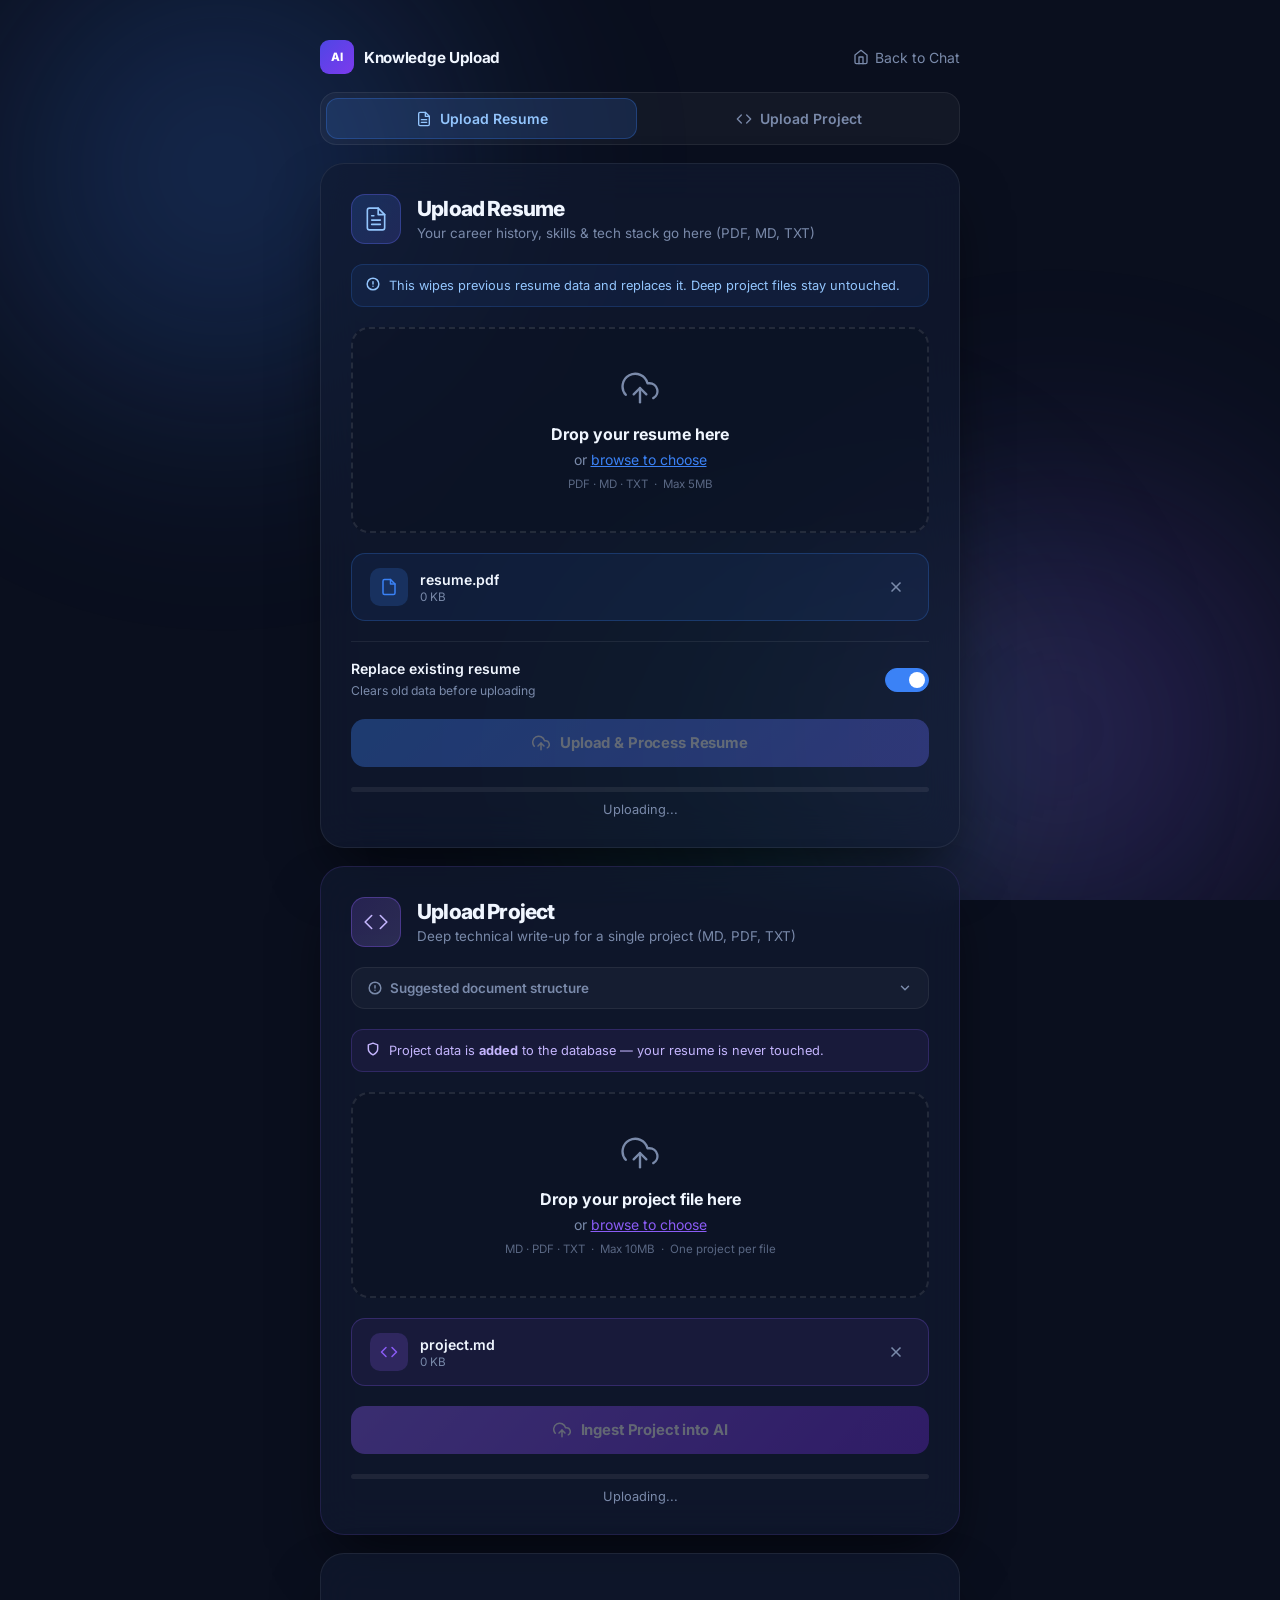
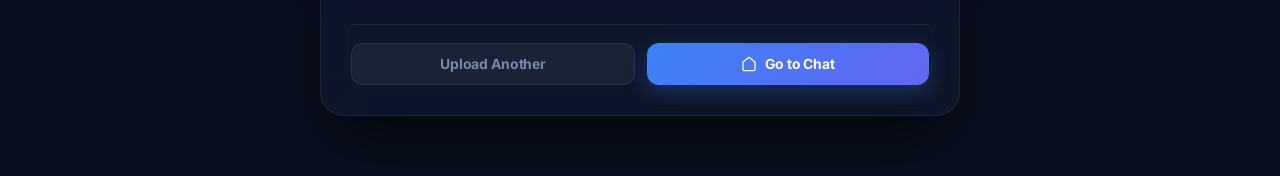
<file: frontend/upload.html>
<!DOCTYPE html>
<html lang="en">
<head>
    <meta charset="UTF-8">
    <meta name="viewport" content="width=device-width, initial-scale=1.0">
    <title>Knowledge Upload — AI Assistant</title>
    <meta name="description" content="Upload your resume and deep project documents to power your AI assistant with rich technical knowledge.">
    <link rel="preconnect" href="https://fonts.googleapis.com">
    <link rel="preconnect" href="https://fonts.gstatic.com" crossorigin>
    <link href="https://fonts.googleapis.com/css2?family=Inter:wght@400;500;600;700;800&display=swap" rel="stylesheet">
    <link rel="stylesheet" href="upload.css">
</head>
<body>
    <!-- Animated Background -->
    <div class="app-background">
        <div class="blob blob-1"></div>
        <div class="blob blob-2"></div>
        <div class="blob blob-3"></div>
    </div>

    <main class="page-container">

        <!-- Header Nav -->
        <nav class="top-nav">
            <div class="nav-brand">
                <div class="brand-icon">AI</div>
                <span>Knowledge Upload</span>
            </div>
            <a href="index.html" class="nav-link">
                <svg xmlns="http://www.w3.org/2000/svg" width="16" height="16" viewBox="0 0 24 24" fill="none" stroke="currentColor" stroke-width="2" stroke-linecap="round" stroke-linejoin="round"><path d="m3 9 9-7 9 7v11a2 2 0 0 1-2 2H5a2 2 0 0 1-2-2z"/><polyline points="9 22 9 12 15 12 15 22"/></svg>
                Back to Chat
            </a>
        </nav>

        <!-- Mode Tabs -->
        <div class="mode-tabs" role="tablist">
            <button class="tab-btn active" id="tab-resume" role="tab" aria-selected="true" aria-controls="panel-resume" data-tab="resume">
                <svg xmlns="http://www.w3.org/2000/svg" width="16" height="16" viewBox="0 0 24 24" fill="none" stroke="currentColor" stroke-width="2" stroke-linecap="round" stroke-linejoin="round"><path d="M14 2H6a2 2 0 0 0-2 2v16a2 2 0 0 0 2 2h12a2 2 0 0 0 2-2V8z"/><polyline points="14 2 14 8 20 8"/><line x1="16" y1="13" x2="8" y2="13"/><line x1="16" y1="17" x2="8" y2="17"/></svg>
                Upload Resume
            </button>
            <button class="tab-btn" id="tab-project" role="tab" aria-selected="false" aria-controls="panel-project" data-tab="project">
                <svg xmlns="http://www.w3.org/2000/svg" width="16" height="16" viewBox="0 0 24 24" fill="none" stroke="currentColor" stroke-width="2" stroke-linecap="round" stroke-linejoin="round"><polyline points="16 18 22 12 16 6"/><polyline points="8 6 2 12 8 18"/></svg>
                Upload Project
            </button>
        </div>

        <!-- ══════════════════════════════════════════════════════ -->
        <!-- PANEL A: Resume Upload                                  -->
        <!-- ══════════════════════════════════════════════════════ -->
        <div class="upload-card" id="panel-resume" role="tabpanel">
            <div class="card-header">
                <div class="doc-icon doc-icon--resume">
                    <svg xmlns="http://www.w3.org/2000/svg" width="26" height="26" viewBox="0 0 24 24" fill="none" stroke="currentColor" stroke-width="1.5" stroke-linecap="round" stroke-linejoin="round"><path d="M14 2H6a2 2 0 0 0-2 2v16a2 2 0 0 0 2 2h12a2 2 0 0 0 2-2V8z"/><polyline points="14 2 14 8 20 8"/><line x1="16" y1="13" x2="8" y2="13"/><line x1="16" y1="17" x2="8" y2="17"/><polyline points="10 9 9 9 8 9"/></svg>
                </div>
                <div>
                    <h1>Upload Resume</h1>
                    <p class="card-subtitle">Your career history, skills &amp; tech stack go here (PDF, MD, TXT)</p>
                </div>
            </div>

            <!-- Info Banner -->
            <div class="info-banner">
                <svg xmlns="http://www.w3.org/2000/svg" width="14" height="14" viewBox="0 0 24 24" fill="none" stroke="currentColor" stroke-width="2.5" stroke-linecap="round" stroke-linejoin="round"><circle cx="12" cy="12" r="10"/><line x1="12" y1="8" x2="12" y2="12"/><line x1="12" y1="16" x2="12.01" y2="16"/></svg>
                <span>This wipes previous resume data and replaces it. Deep project files stay untouched.</span>
            </div>

            <!-- Drop Zone -->
            <div class="drop-zone" id="resume-drop-zone">
                <div class="drop-zone-inner">
                    <div class="drop-icon" id="resume-drop-icon">
                        <svg xmlns="http://www.w3.org/2000/svg" width="38" height="38" viewBox="0 0 24 24" fill="none" stroke="currentColor" stroke-width="1.5" stroke-linecap="round" stroke-linejoin="round"><polyline points="16 16 12 12 8 16"/><line x1="12" y1="12" x2="12" y2="21"/><path d="M20.39 18.39A5 5 0 0 0 18 9h-1.26A8 8 0 1 0 3 16.3"/></svg>
                    </div>
                    <p class="drop-title">Drop your resume here</p>
                    <p class="drop-sub">or <span class="browse-link" id="resume-browse">browse to choose</span></p>
                    <p class="drop-hint">PDF · MD · TXT &nbsp;·&nbsp; Max 5MB</p>
                    <input type="file" id="resume-file-input" accept=".pdf,.md,.txt" hidden>
                </div>
            </div>

            <!-- File Preview -->
            <div class="file-preview" id="resume-file-preview" hidden>
                <div class="file-info">
                    <div class="file-icon file-icon--resume">
                        <svg xmlns="http://www.w3.org/2000/svg" width="18" height="18" viewBox="0 0 24 24" fill="none" stroke="currentColor" stroke-width="2" stroke-linecap="round" stroke-linejoin="round"><path d="M14 2H6a2 2 0 0 0-2 2v16a2 2 0 0 0 2 2h12a2 2 0 0 0 2-2V8z"/><polyline points="14 2 14 8 20 8"/></svg>
                    </div>
                    <div>
                        <p class="file-name" id="resume-file-name">resume.pdf</p>
                        <p class="file-size" id="resume-file-size">0 KB</p>
                    </div>
                </div>
                <button class="remove-btn" id="resume-remove" aria-label="Remove file">
                    <svg xmlns="http://www.w3.org/2000/svg" width="16" height="16" viewBox="0 0 24 24" fill="none" stroke="currentColor" stroke-width="2.5" stroke-linecap="round" stroke-linejoin="round"><line x1="18" y1="6" x2="6" y2="18"/><line x1="6" y1="6" x2="18" y2="18"/></svg>
                </button>
            </div>

            <!-- Options -->
            <div class="options-row">
                <label class="toggle-label" for="replace-toggle">
                    <div class="toggle-text">
                        <span>Replace existing resume</span>
                        <span class="toggle-hint">Clears old data before uploading</span>
                    </div>
                    <div class="toggle-wrap">
                        <input type="checkbox" id="replace-toggle" checked>
                        <span class="toggle-track"></span>
                    </div>
                </label>
            </div>

            <!-- Upload Button -->
            <button class="upload-btn upload-btn--resume" id="resume-upload-btn" disabled>
                <svg xmlns="http://www.w3.org/2000/svg" width="18" height="18" viewBox="0 0 24 24" fill="none" stroke="currentColor" stroke-width="2" stroke-linecap="round" stroke-linejoin="round"><polyline points="16 16 12 12 8 16"/><line x1="12" y1="12" x2="12" y2="21"/><path d="M20.39 18.39A5 5 0 0 0 18 9h-1.26A8 8 0 1 0 3 16.3"/></svg>
                Upload &amp; Process Resume
            </button>

            <!-- Progress -->
            <div class="progress-wrap" id="resume-progress" hidden>
                <div class="progress-bar-track">
                    <div class="progress-bar-fill progress-bar-fill--resume" id="resume-progress-fill"></div>
                </div>
                <p class="progress-label" id="resume-progress-label">Uploading...</p>
            </div>
        </div>

        <!-- ══════════════════════════════════════════════════════ -->
        <!-- PANEL B: Project Upload                                 -->
        <!-- ══════════════════════════════════════════════════════ -->
        <div class="upload-card upload-card--project" id="panel-project" role="tabpanel" hidden>
            <div class="card-header">
                <div class="doc-icon doc-icon--project">
                    <svg xmlns="http://www.w3.org/2000/svg" width="26" height="26" viewBox="0 0 24 24" fill="none" stroke="currentColor" stroke-width="1.5" stroke-linecap="round" stroke-linejoin="round"><polyline points="16 18 22 12 16 6"/><polyline points="8 6 2 12 8 18"/></svg>
                </div>
                <div>
                    <h1>Upload Project</h1>
                    <p class="card-subtitle">Deep technical write-up for a single project (MD, PDF, TXT)</p>
                </div>
            </div>

            <!-- Schema hint -->
            <div class="schema-hint">
                <div class="schema-hint__header" id="schema-toggle-btn" role="button" tabindex="0" aria-expanded="false">
                    <svg xmlns="http://www.w3.org/2000/svg" width="14" height="14" viewBox="0 0 24 24" fill="none" stroke="currentColor" stroke-width="2.5" stroke-linecap="round" stroke-linejoin="round"><circle cx="12" cy="12" r="10"/><line x1="12" y1="8" x2="12" y2="12"/><line x1="12" y1="16" x2="12.01" y2="16"/></svg>
                    <span>Suggested document structure</span>
                    <svg class="chevron" xmlns="http://www.w3.org/2000/svg" width="14" height="14" viewBox="0 0 24 24" fill="none" stroke="currentColor" stroke-width="2.5" stroke-linecap="round" stroke-linejoin="round"><polyline points="6 9 12 15 18 9"/></svg>
                </div>
                <div class="schema-hint__body" id="schema-body" hidden>
                    <p class="schema-note">Include as many of these sections as possible for the best results:</p>
                    <div class="schema-tags">
                        <span class="schema-tag">Project Name</span>
                        <span class="schema-tag">Overview</span>
                        <span class="schema-tag">Tech Stack</span>
                        <span class="schema-tag">Features</span>
                        <span class="schema-tag">Architecture Flow</span>
                        <span class="schema-tag">Components</span>
                        <span class="schema-tag">Database Design</span>
                        <span class="schema-tag">API Design</span>
                        <span class="schema-tag">Core Logic</span>
                        <span class="schema-tag">Edge Cases</span>
                        <span class="schema-tag">Challenges</span>
                        <span class="schema-tag">Optimizations</span>
                        <span class="schema-tag">Deployment</span>
                        <span class="schema-tag">Future Improvements</span>
                    </div>
                </div>
            </div>

            <!-- Info Banner -->
            <div class="info-banner info-banner--project">
                <svg xmlns="http://www.w3.org/2000/svg" width="14" height="14" viewBox="0 0 24 24" fill="none" stroke="currentColor" stroke-width="2.5" stroke-linecap="round" stroke-linejoin="round"><path d="M12 22s8-4 8-10V5l-8-3-8 3v7c0 6 8 10 8 10z"/></svg>
                <span>Project data is <strong>added</strong> to the database — your resume is never touched.</span>
            </div>

            <!-- Drop Zone -->
            <div class="drop-zone drop-zone--project" id="project-drop-zone">
                <div class="drop-zone-inner">
                    <div class="drop-icon" id="project-drop-icon">
                        <svg xmlns="http://www.w3.org/2000/svg" width="38" height="38" viewBox="0 0 24 24" fill="none" stroke="currentColor" stroke-width="1.5" stroke-linecap="round" stroke-linejoin="round"><polyline points="16 16 12 12 8 16"/><line x1="12" y1="12" x2="12" y2="21"/><path d="M20.39 18.39A5 5 0 0 0 18 9h-1.26A8 8 0 1 0 3 16.3"/></svg>
                    </div>
                    <p class="drop-title">Drop your project file here</p>
                    <p class="drop-sub">or <span class="browse-link browse-link--project" id="project-browse">browse to choose</span></p>
                    <p class="drop-hint">MD · PDF · TXT &nbsp;·&nbsp; Max 10MB &nbsp;·&nbsp; One project per file</p>
                    <input type="file" id="project-file-input" accept=".pdf,.md,.txt" hidden>
                </div>
            </div>

            <!-- File Preview -->
            <div class="file-preview file-preview--project" id="project-file-preview" hidden>
                <div class="file-info">
                    <div class="file-icon file-icon--project">
                        <svg xmlns="http://www.w3.org/2000/svg" width="18" height="18" viewBox="0 0 24 24" fill="none" stroke="currentColor" stroke-width="2" stroke-linecap="round" stroke-linejoin="round"><polyline points="16 18 22 12 16 6"/><polyline points="8 6 2 12 8 18"/></svg>
                    </div>
                    <div>
                        <p class="file-name" id="project-file-name">project.md</p>
                        <p class="file-size" id="project-file-size">0 KB</p>
                    </div>
                </div>
                <button class="remove-btn" id="project-remove" aria-label="Remove file">
                    <svg xmlns="http://www.w3.org/2000/svg" width="16" height="16" viewBox="0 0 24 24" fill="none" stroke="currentColor" stroke-width="2.5" stroke-linecap="round" stroke-linejoin="round"><line x1="18" y1="6" x2="6" y2="18"/><line x1="6" y1="6" x2="18" y2="18"/></svg>
                </button>
            </div>

            <!-- Upload Button -->
            <button class="upload-btn upload-btn--project" id="project-upload-btn" disabled>
                <svg xmlns="http://www.w3.org/2000/svg" width="18" height="18" viewBox="0 0 24 24" fill="none" stroke="currentColor" stroke-width="2" stroke-linecap="round" stroke-linejoin="round"><polyline points="16 16 12 12 8 16"/><line x1="12" y1="12" x2="12" y2="21"/><path d="M20.39 18.39A5 5 0 0 0 18 9h-1.26A8 8 0 1 0 3 16.3"/></svg>
                Ingest Project into AI
            </button>

            <!-- Progress -->
            <div class="progress-wrap" id="project-progress" hidden>
                <div class="progress-bar-track">
                    <div class="progress-bar-fill progress-bar-fill--project" id="project-progress-fill"></div>
                </div>
                <p class="progress-label" id="project-progress-label">Uploading...</p>
            </div>
        </div>

        <!-- ══════════════════════════════════════════════════════ -->
        <!-- Result Card (shared, shown after any upload)           -->
        <!-- ══════════════════════════════════════════════════════ -->
        <div class="result-card" id="result-card" hidden>
            <div class="result-header" id="result-status-icon"><!-- injected --></div>
            <div class="result-body"  id="result-body"><!-- injected --></div>
            <div class="result-actions">
                <button class="action-btn secondary" id="upload-another-btn">Upload Another</button>
                <a href="index.html" class="action-btn primary">
                    <svg xmlns="http://www.w3.org/2000/svg" width="16" height="16" viewBox="0 0 24 24" fill="none" stroke="currentColor" stroke-width="2" stroke-linecap="round" stroke-linejoin="round"><path d="m3 9 9-7 9 7v11a2 2 0 0 1-2 2H5a2 2 0 0 1-2-2z"/></svg>
                    Go to Chat
                </a>
            </div>
        </div>

    </main>

    <script src="upload.js"></script>
</body>
</html>
</file>
<file: frontend/upload.css>
:root {
    --bg-dark: #0a0f1e;
    --primary: #3b82f6;
    --primary-hover: #2563eb;
    --project-accent: #8b5cf6;
    --project-hover: #7c3aed;
    --secondary: #1e293b;
    --text-main: #f0f6ff;
    --text-muted: #7a8aaa;
    --glass-bg: rgba(18, 27, 50, 0.65);
    --glass-border: rgba(255, 255, 255, 0.07);
    --success: #10b981;
    --error: #ef4444;
    --warning: #f59e0b;
    --gradient-blob-1: radial-gradient(circle, rgba(59,130,246,0.28) 0%, rgba(10,15,30,0) 70%);
    --gradient-blob-2: radial-gradient(circle, rgba(139,92,246,0.28) 0%, rgba(10,15,30,0) 70%);
    --gradient-blob-3: radial-gradient(circle, rgba(16,185,129,0.15) 0%, rgba(10,15,30,0) 70%);
}

* { margin: 0; padding: 0; box-sizing: border-box; }

body {
    font-family: 'Inter', sans-serif;
    background-color: var(--bg-dark);
    color: var(--text-main);
    min-height: 100vh;
    display: flex;
    justify-content: center;
    align-items: flex-start;
    padding: 20px 16px 60px;
    position: relative;
    overflow-x: hidden;
}

/* ── Background ───────────────────────────────────────── */
.app-background {
    position: fixed;
    inset: 0;
    z-index: 0;
    pointer-events: none;
    overflow: hidden;
}
.blob {
    position: absolute;
    width: 700px;
    height: 700px;
    border-radius: 50%;
    filter: blur(90px);
    animation: float 22s infinite alternate ease-in-out;
}
.blob-1 { top: -20%; left: -10%; background: var(--gradient-blob-1); animation-delay: 0s; }
.blob-2 { bottom: -20%; right: -10%; background: var(--gradient-blob-2); animation-delay: -6s; }
.blob-3 { top: 45%; left: 35%; background: var(--gradient-blob-3); animation-delay: -12s; }
@keyframes float {
    0%   { transform: translate(0, 0) scale(1); }
    50%  { transform: translate(80px, 60px) scale(1.08); }
    100% { transform: translate(-60px, 130px) scale(0.92); }
}

/* ── Page Layout ──────────────────────────────────────── */
.page-container {
    position: relative;
    z-index: 10;
    width: 100%;
    max-width: 640px;
    padding-top: 20px;
    display: flex;
    flex-direction: column;
    gap: 18px;
}

/* ── Top Nav ──────────────────────────────────────────── */
.top-nav {
    display: flex;
    justify-content: space-between;
    align-items: center;
}
.nav-brand {
    display: flex;
    align-items: center;
    gap: 10px;
    font-weight: 700;
    font-size: 0.95rem;
    letter-spacing: -0.02em;
}
.brand-icon {
    width: 34px;
    height: 34px;
    border-radius: 9px;
    background: linear-gradient(135deg, #4f46e5, #7c3aed);
    display: flex;
    justify-content: center;
    align-items: center;
    font-weight: 800;
    font-size: 0.72rem;
    color: white;
}
.nav-link {
    display: flex;
    align-items: center;
    gap: 6px;
    color: var(--text-muted);
    text-decoration: none;
    font-size: 0.875rem;
    transition: color 0.2s;
}
.nav-link:hover { color: var(--text-main); }

/* ── Mode Tabs ────────────────────────────────────────── */
.mode-tabs {
    display: grid;
    grid-template-columns: 1fr 1fr;
    gap: 6px;
    background: rgba(255,255,255,0.04);
    border: 1px solid var(--glass-border);
    border-radius: 16px;
    padding: 5px;
}
.tab-btn {
    display: flex;
    align-items: center;
    justify-content: center;
    gap: 8px;
    padding: 11px 16px;
    border-radius: 12px;
    border: none;
    background: transparent;
    color: var(--text-muted);
    font-family: inherit;
    font-size: 0.875rem;
    font-weight: 600;
    cursor: pointer;
    transition: all 0.22s ease;
}
.tab-btn.active[data-tab="resume"] {
    background: rgba(59,130,246,0.15);
    color: #93c5fd;
    border: 1px solid rgba(59,130,246,0.3);
}
.tab-btn.active[data-tab="project"] {
    background: rgba(139,92,246,0.15);
    color: #c4b5fd;
    border: 1px solid rgba(139,92,246,0.3);
}
.tab-btn:not(.active):hover {
    background: rgba(255,255,255,0.06);
    color: var(--text-main);
}

/* ── Upload Card (shared base) ────────────────────────── */
.upload-card {
    background: var(--glass-bg);
    backdrop-filter: blur(20px);
    -webkit-backdrop-filter: blur(20px);
    border: 1px solid var(--glass-border);
    border-radius: 24px;
    padding: 30px;
    display: flex;
    flex-direction: column;
    gap: 20px;
    box-shadow: 0 30px 60px -15px rgba(0,0,0,0.6);
    animation: fadeUp 0.35s cubic-bezier(0.25, 0.46, 0.45, 0.94) forwards;
    opacity: 0;
    transform: translateY(14px);
}
.upload-card--project {
    border-color: rgba(139,92,246,0.15);
}
@keyframes fadeUp {
    to { opacity: 1; transform: translateY(0); }
}

/* ── Card Header ──────────────────────────────────────── */
.card-header {
    display: flex;
    align-items: center;
    gap: 16px;
}
.doc-icon {
    width: 50px;
    height: 50px;
    border-radius: 14px;
    display: flex;
    justify-content: center;
    align-items: center;
    flex-shrink: 0;
}
.doc-icon--resume {
    background: linear-gradient(135deg, rgba(59,130,246,0.2), rgba(99,102,241,0.2));
    border: 1px solid rgba(99,102,241,0.35);
    color: #93c5fd;
}
.doc-icon--project {
    background: linear-gradient(135deg, rgba(139,92,246,0.2), rgba(167,139,250,0.2));
    border: 1px solid rgba(139,92,246,0.35);
    color: #c4b5fd;
}
.card-header h1 {
    font-size: 1.3rem;
    font-weight: 800;
    letter-spacing: -0.04em;
}
.card-subtitle {
    color: var(--text-muted);
    font-size: 0.84rem;
    margin-top: 3px;
    line-height: 1.4;
}

/* ── Info Banner ──────────────────────────────────────── */
.info-banner {
    display: flex;
    align-items: flex-start;
    gap: 9px;
    background: rgba(59,130,246,0.08);
    border: 1px solid rgba(59,130,246,0.2);
    border-radius: 12px;
    padding: 11px 14px;
    font-size: 0.8rem;
    color: #93c5fd;
    line-height: 1.5;
}
.info-banner--project {
    background: rgba(139,92,246,0.08);
    border-color: rgba(139,92,246,0.22);
    color: #c4b5fd;
}
.info-banner svg { flex-shrink: 0; margin-top: 1px; }

/* ── Schema Hint ──────────────────────────────────────── */
.schema-hint {
    background: rgba(255,255,255,0.03);
    border: 1px solid var(--glass-border);
    border-radius: 14px;
    overflow: hidden;
}
.schema-hint__header {
    display: flex;
    align-items: center;
    gap: 8px;
    padding: 12px 16px;
    cursor: pointer;
    font-size: 0.84rem;
    font-weight: 600;
    color: var(--text-muted);
    transition: color 0.2s;
    user-select: none;
}
.schema-hint__header:hover { color: var(--text-main); }
.schema-hint__header span { flex: 1; }
.schema-hint__header .chevron { transition: transform 0.25s ease; }
.schema-hint__header[aria-expanded="true"] .chevron { transform: rotate(180deg); }

.schema-hint__body { padding: 4px 16px 16px; animation: fadeUp 0.2s ease forwards; }
.schema-note { font-size: 0.78rem; color: var(--text-muted); margin-bottom: 10px; }
.schema-tags {
    display: flex;
    flex-wrap: wrap;
    gap: 6px;
}
.schema-tag {
    background: rgba(139,92,246,0.12);
    border: 1px solid rgba(139,92,246,0.25);
    color: #c4b5fd;
    font-size: 0.73rem;
    font-weight: 600;
    padding: 3px 10px;
    border-radius: 100px;
    letter-spacing: 0.01em;
}

/* ── Drop Zone ────────────────────────────────────────── */
.drop-zone {
    border: 2px dashed rgba(255,255,255,0.1);
    border-radius: 18px;
    padding: 40px 24px;
    text-align: center;
    cursor: pointer;
    transition: border-color 0.22s, background 0.22s;
    background: rgba(10, 15, 30, 0.4);
}
.drop-zone:hover,
.drop-zone.dragover {
    border-color: var(--primary);
    background: rgba(59, 130, 246, 0.06);
}
.drop-zone--project:hover,
.drop-zone--project.dragover {
    border-color: var(--project-accent);
    background: rgba(139, 92, 246, 0.06);
}
.drop-zone.dragover .drop-icon { transform: scale(1.15) translateY(-5px); color: var(--primary); }
.drop-zone--project.dragover .drop-icon { color: var(--project-accent); }
.drop-zone-inner {
    display: flex;
    flex-direction: column;
    align-items: center;
    gap: 7px;
    pointer-events: none;
}
.drop-icon {
    color: var(--text-muted);
    margin-bottom: 6px;
    transition: transform 0.3s, color 0.3s;
}
.drop-title { font-size: 1rem; font-weight: 700; color: var(--text-main); }
.drop-sub   { font-size: 0.875rem; color: var(--text-muted); }
.browse-link {
    color: var(--primary);
    text-decoration: underline;
    cursor: pointer;
    pointer-events: all;
}
.browse-link--project { color: var(--project-accent); }
.drop-hint { font-size: 0.72rem; color: var(--text-muted); margin-top: 2px; opacity: 0.7; }

/* ── File Preview ─────────────────────────────────────── */
.file-preview {
    display: flex;
    align-items: center;
    justify-content: space-between;
    background: rgba(59, 130, 246, 0.08);
    border: 1px solid rgba(59, 130, 246, 0.25);
    border-radius: 14px;
    padding: 14px 18px;
    animation: fadeUp 0.25s ease forwards;
}
.file-preview--project {
    background: rgba(139, 92, 246, 0.08);
    border-color: rgba(139, 92, 246, 0.25);
}
.file-info { display: flex; align-items: center; gap: 12px; }
.file-icon {
    width: 38px;
    height: 38px;
    border-radius: 10px;
    display: flex;
    justify-content: center;
    align-items: center;
    flex-shrink: 0;
}
.file-icon--resume { background: rgba(59,130,246,0.2); color: var(--primary); }
.file-icon--project { background: rgba(139,92,246,0.2); color: var(--project-accent); }
.file-name { font-size: 0.88rem; font-weight: 600; white-space: nowrap; overflow: hidden; text-overflow: ellipsis; max-width: 300px; }
.file-size { font-size: 0.73rem; color: var(--text-muted); margin-top: 2px; }
.remove-btn {
    background: none;
    border: none;
    color: var(--text-muted);
    cursor: pointer;
    padding: 6px;
    border-radius: 8px;
    display: flex;
    align-items: center;
    justify-content: center;
    transition: color 0.2s, background 0.2s;
}
.remove-btn:hover { color: var(--error); background: rgba(239,68,68,0.1); }

/* ── Options Row ──────────────────────────────────────── */
.options-row {
    border-top: 1px solid var(--glass-border);
    padding-top: 18px;
}
.toggle-label {
    display: flex;
    justify-content: space-between;
    align-items: center;
    cursor: pointer;
    gap: 16px;
}
.toggle-text span:first-child { font-size: 0.88rem; font-weight: 600; display: block; margin-bottom: 2px; }
.toggle-hint { font-size: 0.76rem; color: var(--text-muted); }
.toggle-wrap { position: relative; flex-shrink: 0; }
.toggle-wrap input { display: none; }
.toggle-track {
    display: block;
    width: 44px;
    height: 24px;
    border-radius: 100px;
    background: rgba(255,255,255,0.1);
    border: 1px solid var(--glass-border);
    position: relative;
    transition: background 0.25s, border-color 0.25s;
    cursor: pointer;
}
.toggle-track::after {
    content: '';
    position: absolute;
    top: 3px; left: 3px;
    width: 16px; height: 16px;
    border-radius: 50%;
    background: var(--text-muted);
    transition: transform 0.25s, background 0.25s;
}
.toggle-wrap input:checked + .toggle-track { background: var(--primary); border-color: var(--primary); }
.toggle-wrap input:checked + .toggle-track::after { transform: translateX(20px); background: white; }

/* ── Upload Button ────────────────────────────────────── */
.upload-btn {
    display: flex;
    align-items: center;
    justify-content: center;
    gap: 10px;
    width: 100%;
    padding: 15px;
    border-radius: 14px;
    border: none;
    color: white;
    font-size: 0.93rem;
    font-weight: 700;
    font-family: inherit;
    cursor: pointer;
    transition: opacity 0.2s, transform 0.2s, box-shadow 0.2s;
    letter-spacing: -0.01em;
}
.upload-btn--resume {
    background: linear-gradient(135deg, #3b82f6, #6366f1);
    box-shadow: 0 8px 24px rgba(59,130,246,0.3);
}
.upload-btn--project {
    background: linear-gradient(135deg, #8b5cf6, #6d28d9);
    box-shadow: 0 8px 24px rgba(139,92,246,0.3);
}
.upload-btn:hover:not(:disabled) { opacity: 0.9; transform: translateY(-2px); }
.upload-btn--resume:hover:not(:disabled) { box-shadow: 0 14px 30px rgba(59,130,246,0.4); }
.upload-btn--project:hover:not(:disabled) { box-shadow: 0 14px 30px rgba(139,92,246,0.4); }
.upload-btn:active:not(:disabled) { transform: translateY(0); }
.upload-btn:disabled { opacity: 0.35; cursor: not-allowed; box-shadow: none; }

/* ── Progress ─────────────────────────────────────────── */
.progress-wrap {
    display: flex;
    flex-direction: column;
    gap: 10px;
    animation: fadeUp 0.25s ease forwards;
}
.progress-bar-track {
    height: 5px;
    background: rgba(255,255,255,0.07);
    border-radius: 100px;
    overflow: hidden;
}
.progress-bar-fill {
    height: 100%;
    width: 0%;
    border-radius: 100px;
    transition: width 0.45s ease;
}
.progress-bar-fill--resume  { background: linear-gradient(90deg, #3b82f6, #6366f1); }
.progress-bar-fill--project { background: linear-gradient(90deg, #8b5cf6, #6d28d9); }
.progress-label { font-size: 0.8rem; color: var(--text-muted); text-align: center; }

/* ── Result Card ──────────────────────────────────────── */
.result-card {
    background: var(--glass-bg);
    backdrop-filter: blur(20px);
    -webkit-backdrop-filter: blur(20px);
    border: 1px solid var(--glass-border);
    border-radius: 24px;
    padding: 30px;
    display: flex;
    flex-direction: column;
    gap: 20px;
    box-shadow: 0 30px 60px -15px rgba(0,0,0,0.6);
    animation: fadeUp 0.35s ease forwards;
    opacity: 0;
    transform: translateY(14px);
}
.result-header { display: flex; align-items: center; gap: 14px; }
.result-icon {
    width: 48px;
    height: 48px;
    border-radius: 50%;
    display: flex;
    justify-content: center;
    align-items: center;
    flex-shrink: 0;
}
.result-icon.success { background: rgba(16,185,129,0.15); color: var(--success); }
.result-icon.error   { background: rgba(239,68,68,0.15);   color: var(--error); }
.result-title   { font-size: 1.1rem; font-weight: 800; letter-spacing: -0.02em; }
.result-subtitle { font-size: 0.84rem; color: var(--text-muted); margin-top: 3px; line-height: 1.4; }

/* Metadata Grid */
.meta-grid { display: grid; grid-template-columns: 1fr 1fr; gap: 10px; }
.meta-item {
    background: rgba(10,15,30,0.5);
    border: 1px solid var(--glass-border);
    border-radius: 12px;
    padding: 12px 14px;
}
.meta-label {
    font-size: 0.68rem;
    font-weight: 700;
    text-transform: uppercase;
    letter-spacing: 0.08em;
    color: var(--text-muted);
    margin-bottom: 5px;
}
.meta-value { font-size: 0.87rem; font-weight: 500; color: var(--text-main); word-break: break-word; line-height: 1.4; }
.meta-item.full-width { grid-column: 1 / -1; }

.skills-list { display: flex; flex-wrap: wrap; gap: 5px; margin-top: 5px; }
.skill-tag {
    background: rgba(59,130,246,0.12);
    border: 1px solid rgba(59,130,246,0.25);
    color: #93c5fd;
    font-size: 0.72rem;
    font-weight: 600;
    padding: 3px 9px;
    border-radius: 100px;
}
.skill-tag--project {
    background: rgba(139,92,246,0.12);
    border-color: rgba(139,92,246,0.25);
    color: #c4b5fd;
}

.chunks-badge {
    display: inline-flex;
    align-items: center;
    gap: 6px;
    background: rgba(16,185,129,0.1);
    border: 1px solid rgba(16,185,129,0.3);
    color: var(--success);
    font-size: 0.76rem;
    font-weight: 700;
    padding: 6px 14px;
    border-radius: 100px;
    margin-top: 4px;
}

.sub-chunks-list { margin-top: 8px; display: flex; flex-direction: column; gap: 4px; }
.sub-chunk-item {
    display: flex;
    align-items: center;
    gap: 7px;
    font-size: 0.8rem;
    color: var(--text-muted);
}
.sub-chunk-item svg { color: var(--success); flex-shrink: 0; }

/* Result Actions */
.result-actions {
    display: flex;
    gap: 12px;
    border-top: 1px solid var(--glass-border);
    padding-top: 18px;
}
.action-btn {
    flex: 1;
    display: flex;
    align-items: center;
    justify-content: center;
    gap: 8px;
    padding: 12px;
    border-radius: 12px;
    font-size: 0.87rem;
    font-weight: 700;
    font-family: inherit;
    cursor: pointer;
    text-decoration: none;
    transition: all 0.2s;
    border: none;
    letter-spacing: -0.01em;
}
.action-btn.primary {
    background: linear-gradient(135deg, var(--primary), #6366f1);
    color: white;
    box-shadow: 0 6px 20px rgba(59,130,246,0.28);
}
.action-btn.primary:hover { opacity: 0.9; transform: translateY(-1px); }
.action-btn.secondary {
    background: rgba(255,255,255,0.05);
    border: 1px solid var(--glass-border);
    color: var(--text-muted);
}
.action-btn.secondary:hover { background: rgba(255,255,255,0.09); color: var(--text-main); }

/* ── Responsive ───────────────────────────────────────── */
@media (max-width: 640px) {
    body { padding: 12px 12px 48px; }
    .upload-card, .result-card { padding: 22px; }
    .meta-grid { grid-template-columns: 1fr; }
    .meta-item.full-width { grid-column: 1; }
    .result-actions { flex-direction: column; }
    .file-name { max-width: 200px; }
    .mode-tabs { border-radius: 14px; }
}
</file>
